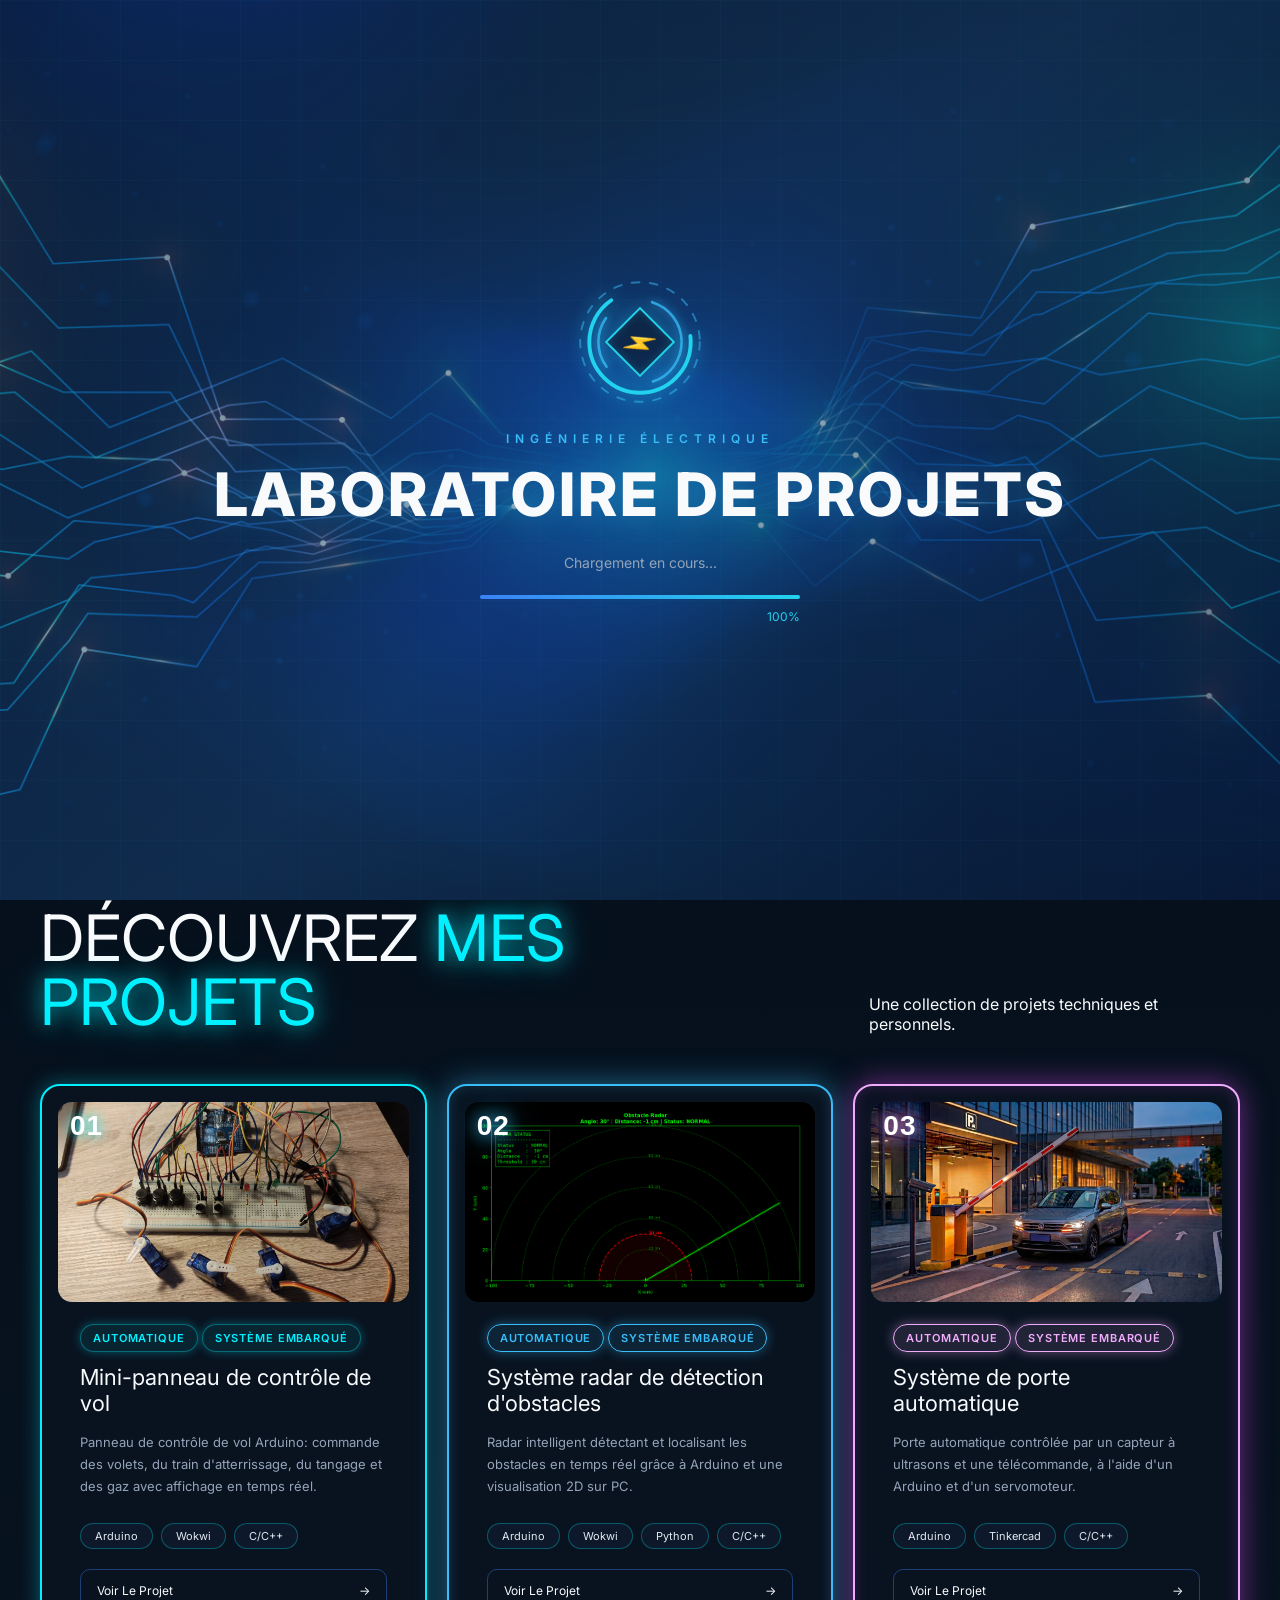
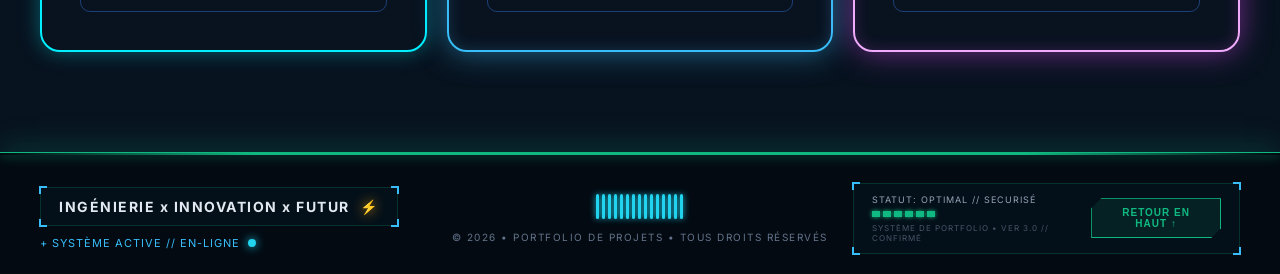
<file: electrical-projects.html>
<!doctype html>

<html lang="fr">
  <head>
    <meta charset="UTF-8" />

    <meta name="viewport" content="width=device-width, initial-scale=1.0" />

    <title>Ingénierie électrique | Laboratoire de projets</title>

    <!-- FONT -->

    <link rel="preconnect" href="https://fonts.googleapis.com" />

    <link rel="preconnect" href="https://fonts.gstatic.com" crossorigin />

    <link
      href="https://fonts.googleapis.com/css2?family=Inter:wght@400;500;600;700;800&display=swap"
      rel="stylesheet"
    />

    <link
      rel="preload"
      as="image"
      href="assets/electrical_projects_background.jpg"
    />

    <!-- CSS -->

    <link rel="stylesheet" href="css/electrical-projects.css" />
  </head>

  <body>
    <!-- =========================
         LOADING SCREEN
    ========================== -->

    <div id="page-loader" class="page-loader">
      <!-- LOADING BACKGROUND IMAGE -->

      <div class="loader-background"></div>

      <!-- DARK OVERLAY -->

      <div class="loader-overlay"></div>

      <!-- GRID -->

      <div class="loader-grid"></div>

      <!-- CIRCUIT DECORATION -->

      <div class="loader-circuit loader-circuit-left"></div>

      <div class="loader-circuit loader-circuit-right"></div>

      <!-- LOADER CONTENT -->

      <!-- LOADER CONTENT -->
      <div class="loader-content">
        <div class="loader-symbol">
          <svg class="ring ring-outer" viewBox="0 0 100 100">
            <circle cx="50" cy="50" r="46" stroke-dasharray="6, 8" />
          </svg>

          <svg class="ring ring-middle" viewBox="0 0 100 100">
            <circle cx="50" cy="50" r="39" stroke-dasharray="160 80" />
          </svg>

          <svg class="ring ring-inner" viewBox="0 0 100 100">
            <circle cx="50" cy="50" r="32" stroke-dasharray="40 40" />
          </svg>

          <div class="symbol-core">⚡</div>
        </div>

        <!-- TITLE -->
        <div class="loader-title">
          <span> INGÉNIERIE ÉLECTRIQUE </span>
          <h1>LABORATOIRE DE PROJETS</h1>
        </div>

        <!-- LOADING TEXT -->
        <p class="loading-text">Chargement en cours...</p>

        <!-- PROGRESS -->
        <div class="progress-wrapper">
          <div class="progress-bar">
            <div id="progress" class="progress"></div>
          </div>
          <span id="progress-number" class="progress-number"> 0% </span>
        </div>
      </div>
    </div>

    <!-- =========================
         MAIN PAGE
    ========================== -->

    <main id="main-content" class="main-content">
      <!-- MAIN BACKGROUND -->

      <div class="main-background"></div>

      <!-- MAIN DARK OVERLAY -->

      <div class="main-overlay"></div>

      <!-- NAVIGATION -->

      <header class="topbar">
        <!-- LOGO -->

        <a href="index.html" class="logo">
          <span class="logo-mark"> HK </span>

          <span class="logo-name"> HUY KIEN </span>
        </a>

        <!-- BACK HOME -->

        <a href="index.html" class="back-home">
          <span> ← </span>

          Retour à l'accueil
        </a>
      </header>

      <!-- HERO SECTION -->
      <section class="hero">
        <div class="hero-content">
          <div class="hero-text">
            <span class="hero-label">INGÉNIERIE ÉLECTRIQUE</span>

            <h1>
              LABORATOIRE <br />
              <span class="glow-text"
                >PROJETS <i class="lightning-bolt">⚡</i></span
              >
            </h1>

            <p>Découvrez mes projets en électronique et automatique.</p>

            <div class="hero-line"></div>

            <a href="#projects" class="hero-scroll-btn">
              <span class="scroll-arrow">↓</span>
              <span>Faites défiler pour explorer</span>
            </a>
          </div>

          <div class="hero-visual">
            <div class="hero-glow"></div>

            <div class="tech-chip">
              <div class="chip-inner">
                <span class="chip-icon">⚡</span>
                <span class="chip-status">SYSTEM ONLINE</span>
              </div>

              <span class="pin pin-1"></span>
              <span class="pin pin-2"></span>
              <span class="pin pin-3"></span>
              <span class="pin pin-4"></span>
              <span class="pin pin-5"></span>
              <span class="pin pin-6"></span>
            </div>
          </div>
        </div>
      </section>

      <!-- =========================
             PROJECTS
      ========================== -->

      <section id="projects" class="projects-section">
        <div class="projects-container">
          <!-- HEADER -->

          <div class="projects-header">
            <div>
              <span> PROJETS SÉLECTIONNÉS </span>

              <h2>
                DÉCOUVREZ

                <strong> MES PROJETS </strong>
              </h2>
            </div>

            <p>Une collection de projets techniques et personnels.</p>
          </div>

          <!-- =========================
                     PROJECT GRID
          ========================== -->

          <div class="project-grid">
            <!-- PROJECT 01 -->

            <article class="project-card">
              <span class="project-index"> 01 </span>

              <div class="project-image">
                <img
                  src="assets/Mini_Panel_Background.jpg"
                  alt="Mini Aircraft Flight Control Panel"
                />
              </div>

              <div class="project-content">
                <div class="project-type">AUTOMATIQUE</div>
                <div class="project-type">SYSTÈME EMBARQUÉ</div>

                <h3>Mini-panneau de contrôle de vol</h3>

                <p>
                  Panneau de contrôle de vol Arduino: commande des volets, du
                  train d'atterrissage, du tangage et des gaz avec affichage en
                  temps réel.
                </p>

                <div class="project-tags">
                  <span>Arduino</span>

                  <span>Wokwi</span>

                  <span>C/C++</span>
                </div>

                <a href="#" class="project-button">
                  Voir Le Projet

                  <span> → </span>
                </a>
              </div>
            </article>

            <!-- PROJECT 02 -->

            <article class="project-card">
              <span class="project-index"> 02 </span>

              <div class="project-image">
                <img
                  src="assets/radar_background_image.png"
                  alt="Obstacle Radar System"
                />
              </div>

              <div class="project-content">
                <div class="project-type">AUTOMATIQUE</div>
                <div class="project-type">SYSTÈME EMBARQUÉ</div>

                <h3>Système radar de détection d'obstacles</h3>

                <p>
                  Radar intelligent détectant et localisant les obstacles en
                  temps réel grâce à Arduino et une visualisation 2D sur PC.
                </p>

                <div class="project-tags">
                  <span>Arduino</span>

                  <span>Wokwi</span>

                  <span>Python</span>

                  <span>C/C++</span>
                </div>

                <a href="#" class="project-button">
                  Voir Le Projet

                  <span> → </span>
                </a>
              </div>
            </article>

            <!-- PROJECT 03 -->

            <article class="project-card">
              <span class="project-index"> 03 </span>

              <div class="project-image">
                <img
                  src="assets/logo_automatic_door.jpg"
                  alt="Automatic Door System"
                />
              </div>

              <div class="project-content">
                <div class="project-type">AUTOMATIQUE</div>
                <div class="project-type">SYSTÈME EMBARQUÉ</div>

                <h3>Système de porte automatique</h3>

                <p>
                  Porte automatique contrôlée par un capteur à ultrasons et une
                  télécommande, à l'aide d'un Arduino et d'un servomoteur.
                </p>

                <div class="project-tags">
                  <span>Arduino</span>

                  <span>Tinkercad</span>

                  <span>C/C++</span>
                </div>

                <a href="#" class="project-button">
                  Voir Le Projet

                  <span> → </span>
                </a>
              </div>
            </article>
          </div>
        </div>
      </section>

      <!-- FOOTER -->

      <footer class="footer">
        <div class="footer-circuit-top"></div>

        <div class="footer-container">
          <div class="footer-col footer-col-left">
            <div class="hud-box">
              <span class="hud-corner top-left"></span>
              <span class="hud-corner top-right"></span>
              <span class="hud-corner bottom-left"></span>
              <span class="hud-corner bottom-right"></span>
              <div class="hud-text">
                INGÉNIERIE x INNOVATION x FUTUR <strong class="bolt">⚡</strong>
              </div>
            </div>
            <div class="status-indicator">
              <span class="prefix">+ SYSTÈME ACTIVE // EN-LIGNE</span>
              <span class="status-dot"></span>
            </div>
          </div>

          <div class="footer-col footer-col-center">
            <div class="sound-wave">
              <span></span><span></span><span></span><span></span><span></span>
              <span></span><span></span><span></span><span></span><span></span>
              <span></span><span></span><span></span><span></span><span></span>
            </div>
            <div class="copyright-text">
              © 2026 • PORTFOLIO DE PROJETS • TOUS DROITS RÉSERVÉS
            </div>
          </div>

          <div class="footer-col footer-col-right">
            <div class="hud-box hud-system-status">
              <span class="hud-corner top-left"></span>
              <span class="hud-corner top-right"></span>
              <span class="hud-corner bottom-left"></span>
              <span class="hud-corner bottom-right"></span>
              <div class="status-info">
                <span>STATUT: OPTIMAL // SECURISÉ</span>
                <div class="status-bar">
                  <span></span><span></span><span></span><span></span
                  ><span></span><span></span>
                </div>
                <span class="sub-info"
                  >SYSTÈME DE PORTFOLIO • VER 3.0 // CONFIRMÉ</span
                >
              </div>
              <button
                onclick="window.scrollTo({ top: 0, behavior: 'smooth' })"
                class="back-to-top-btn"
              >
                RETOUR EN HAUT ↑
              </button>
            </div>
          </div>
        </div>
      </footer>
    </main>

    <!-- =========================
     PROJECT DETAIL MODAL (POPUP)
    ========================= -->

    <div id="project-modal" class="project-modal">
      <div class="modal-overlay"></div>
      <div class="modal-container">
        <!-- Nút đóng PopUp -->
        <button class="modal-close-btn">&times;</button>

        <!-- Header Popup -->
        <div class="modal-header">
          <div id="modal-category" class="project-types"></div>
          <h2 id="modal-title"></h2>
        </div>

        <!-- CÁC TAB CHUYỂN CATEGORY (Ảnh / Video / Files) -->
        <div class="modal-tabs">
          <button class="tab-btn active" data-tab="tab-images">
            🖼️ Photos du projet
          </button>
          <button class="tab-btn" data-tab="tab-videos">🎬 Vidéo Démo</button>
          <button class="tab-btn" data-tab="tab-files">
            📁 Fichiers et Documents
          </button>
        </div>

        <!-- NỘI DUNG TỪNG TAB -->
        <div class="modal-body">
          <!-- TAB 1: DANH SÁCH ẢNH -->
          <div id="tab-images" class="tab-content active">
            <div class="gallery-grid" id="modal-gallery">
              <!-- Ảnh sẽ được đổ tự động bằng JS -->
            </div>
          </div>

          <!-- TAB 2: VIDEO DEMO -->
          <div id="tab-videos" class="tab-content">
            <div class="video-container" id="modal-video">
              <!-- Video sẽ được đổ bằng JS -->
            </div>
          </div>

          <!-- TAB 3: FILE & TÀI LIỆU -->
          <div id="tab-files" class="tab-content">
            <ul class="file-list" id="modal-files">
              <!-- File đính kèm sẽ được đổ bằng JS -->
            </ul>
          </div>
        </div>
      </div>
    </div>

    <!-- JAVASCRIPT -->

    <script src="js/electrical-loader.js"></script>
    <script src="js/pop-up-page.js"></script>
  </body>
</html>
</file>
<file: css/electrical-projects.css>
@import "../css/electrical_sections/loading.css";
@import "../css/electrical_sections/projects_page_design.css";
@import "../css/electrical_sections/projects_page_main.css";
@import "../css/electrical_sections/responsive_electrical_page.css";
@import "../css/electrical_sections/pop-up-page.css";

/* ========================================
   CSS RESET
======================================== */

/* http://meyerweb.com/eric/tools/css/reset/ 
   v2.0 | 20110126
   License: none (public domain)
*/

html,
body,
div,
span,
applet,
object,
iframe,
h1,
h2,
h3,
h4,
h5,
h6,
p,
blockquote,
pre,
a,
abbr,
acronym,
address,
big,
cite,
code,
del,
dfn,
em,
img,
ins,
kbd,
q,
s,
samp,
small,
strike,
strong,
sub,
sup,
tt,
var,
b,
u,
i,
center,
dl,
dt,
dd,
ol,
ul,
li,
fieldset,
form,
label,
legend,
table,
caption,
tbody,
tfoot,
thead,
tr,
th,
td,
article,
aside,
canvas,
details,
embed,
figure,
figcaption,
footer,
header,
hgroup,
menu,
nav,
output,
ruby,
section,
summary,
time,
mark,
audio,
video {
  margin: 0;
  padding: 0;
  border: 0;
  font-size: 100%;
  font: inherit;
  vertical-align: baseline;
}

/* ========================================
   HTML5 DISPLAY RESET
======================================== */

article,
aside,
details,
figcaption,
figure,
footer,
header,
hgroup,
menu,
nav,
section {
  display: block;
}

/* ========================================
   LIST RESET
======================================== */

ol,
ul {
  list-style: none;
}

/* ========================================
   QUOTE RESET
======================================== */

blockquote,
q {
  quotes: none;
}

blockquote::before,
blockquote::after,
q::before,
q::after {
  content: "";
}

/* ========================================
   TABLE RESET
======================================== */

table {
  border-collapse: collapse;
  border-spacing: 0;
}

/* ========================================
   GLOBAL SETTINGS
======================================== */

*,
*::before,
*::after {
  box-sizing: border-box;
}

/* ========================================
   HTML
======================================== */

html {
  scroll-behavior: smooth;
}

/* ========================================
   BODY
======================================== */

body {
  font-family: "Inter", sans-serif;

  background: #081320;

  color: #f8fafc;

  overflow-x: hidden;
}

:root {
  --background: #081320;

  --surface: #0e1c2b;

  --surface-light: #13283b;

  --primary: #3b82f6;

  --secondary: #38bdf8;

  --accent: #22d3ee;

  --text-primary: #f8fafc;

  --text-secondary: #94a3b8;

  --border: rgba(56, 189, 248, 0.2);

  --glow: rgba(34, 211, 238, 0.35);
}
</file>
